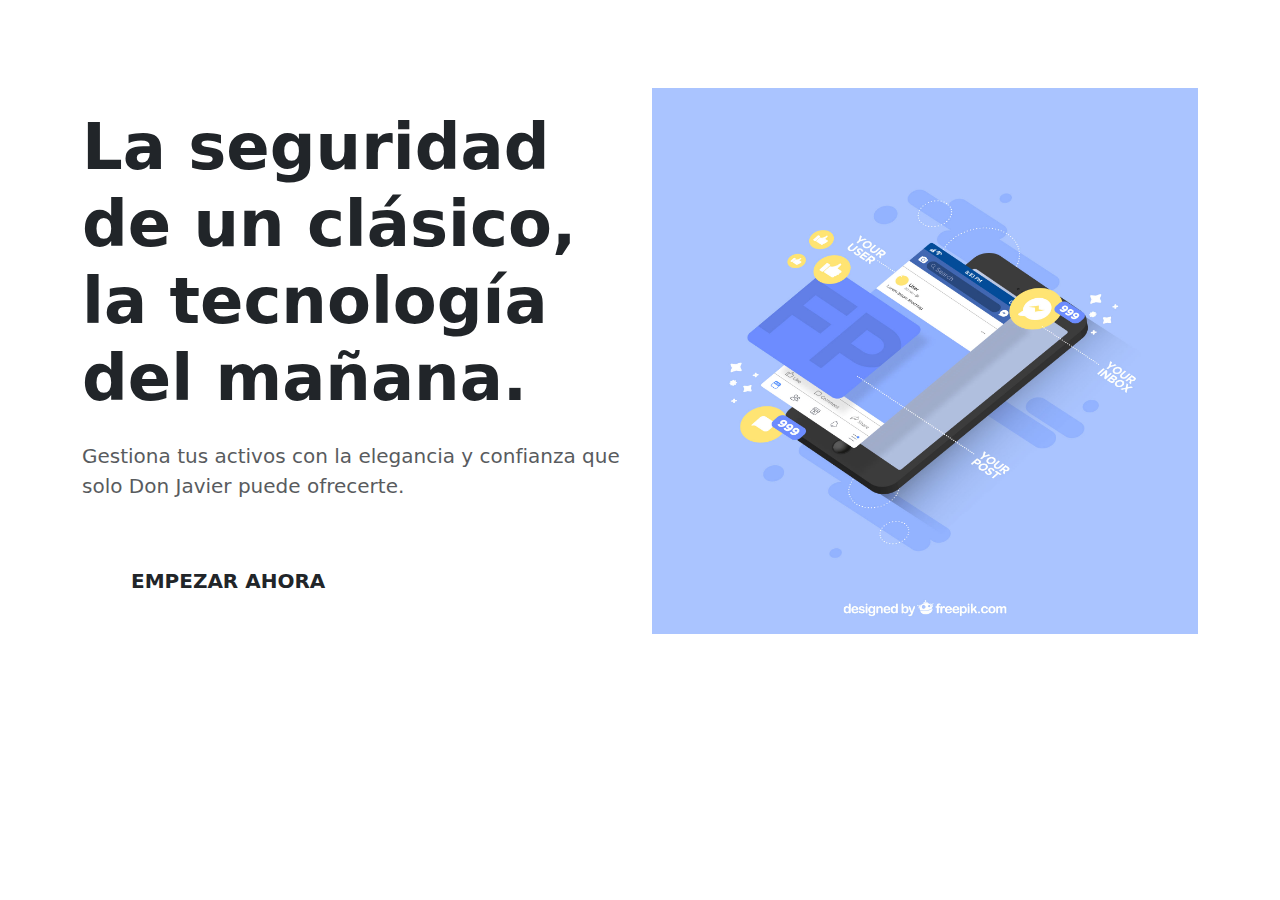
<file: index.html>
<!DOCTYPE html>
<html lang="es">
<head>
    <meta charset="UTF-8">
    <meta name="viewport" content="width=device-width, initial-scale=1.0">
    <title>Don Javier | Tu Wallet Digital</title>
    <link href="https://cdn.jsdelivr.net/npm/bootstrap@5.3.0/dist/css/bootstrap.min.css" rel="stylesheet">
    <link href="https://fonts.googleapis.com/css2?family=Montserrat:wght@400;700&family=Playfair+Display:wght@700&display=swap" rel="stylesheet">
    <link rel="stylesheet" href="css/styles.css">
</head>
<body>

    <nav class="navbar navbar-dark py-4">
        <div class="container">
            <a class="navbar-brand mx-auto mx-lg-0" href="#">
                <span class="logo-text">DON JAVIER</span>
            </a>
        </div>
    </nav>

    <header class="hero-section d-flex align-items-center">
        <div class="container">
            <div class="row align-items-center">
                <div class="col-lg-6 text-center text-lg-start">
                    <h1 class="display-3 fw-bold mb-4">La seguridad de un <span class="text-gold">clásico</span>, la tecnología del <span class="text-gold">mañana</span>.</h1>
                    <p class="lead mb-5 opacity-75">Gestiona tus activos con la elegancia y confianza que solo Don Javier puede ofrecerte.</p>
                    
                    <a href="login.html" class="btn btn-gold btn-lg rounded-pill px-5 py-3 fw-bold">
                        EMPEZAR AHORA
                    </a>
                </div>
                
                <div class="col-lg-6 d-none d-lg-flex justify-content-end text-center">
                    <div class="wallet-img">
                        <img class="imges img-fluid" src="images/wallet.jpg" alt="wallet">
                    </div>
                </div>
            </div>
        </div>
    </header>

</body>
</html>
</file>
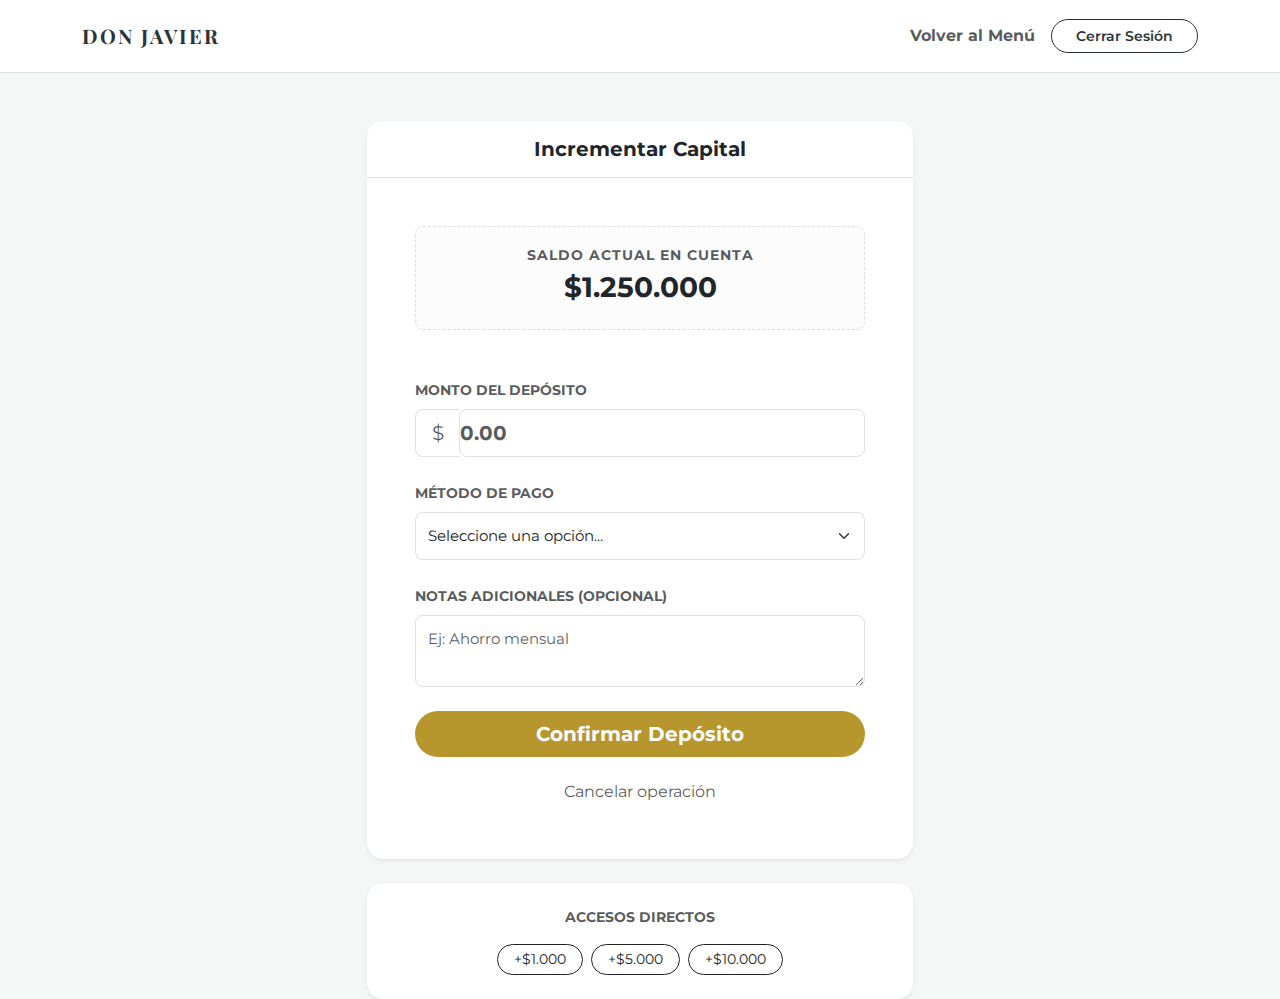
<file: deposit.html>
<!DOCTYPE html>
<html lang="es">
<head>
    <meta charset="UTF-8">
    <meta name="viewport" content="width=device-width, initial-scale=1.0">
    <title>Depositar Fondos | Don Javier</title>
    <link href="https://cdn.jsdelivr.net/npm/bootstrap@5.3.0/dist/css/bootstrap.min.css" rel="stylesheet">
    <link href="https://fonts.googleapis.com/css2?family=Montserrat:wght@400;600&family=Playfair+Display:wght@700&display=swap" rel="stylesheet">
    <link rel="stylesheet" href="css/styles.css">
</head>
<body class="bg-light-custom">

    <nav class="navbar navbar-expand-lg navbar-light bg-white border-bottom py-3">
        <div class="container">
            <a class="navbar-brand logo-text-dark" href="menu.html">DON JAVIER</a>
            <div class="ms-auto d-flex align-items-center">
                <a href="menu.html" class="nav-link me-3 text-muted small fw-bold">Volver al Menú</a>
                <a href="login.html" class="btn btn-cerrar-sesion rounded-pill px-4">Cerrar Sesión</a>
            </div>
        </div>
    </nav>

    <div class="container mt-5">
        <div class="row justify-content-center">
            <div class="col-lg-6 col-md-8">
                
                <div class="card border-0 shadow-sm rounded-4 overflow-hidden mb-4">
                    <div class="card-header bg-white border-bottom py-3 text-center">
                        <h5 class="mb-0 fw-bold">Incrementar Capital</h5>
                    </div>
                    <div class="card-body p-4 p-md-5">
                        
                        <div class="text-center mb-5 p-3 rounded-3" style="background-color: #fcfcfc; border: 1px dashed #ddd;">
                            <small class="text-muted text-uppercase tracking-wider fw-bold">Saldo actual en cuenta</small>
                            <h3 class="fw-bold text-dark mt-1" id="currentBalance">$1.250.000,00</h3>
                        </div>

                        <form id="depositForm">
                            <div class="mb-4">
                                <label class="form-label small fw-bold text-muted">MONTO DEL DEPÓSITO</label>
                                <div class="input-group input-group-lg">
                                    <span class="input-group-text bg-white border-end-0 text-muted">$</span>
                                    <input type="number" class="form-control custom-input border-start-0 ps-0 fw-bold" 
                                           id="depositAmount" placeholder="0.00" min="1" step="0.01" required>
                                </div>
                            </div>

                            <div class="mb-4">
                                <label class="form-label small fw-bold text-muted">MÉTODO DE PAGO</label>
                                <select class="form-select custom-input" id="depositMethod" required>
                                    <option value="" selected disabled>Seleccione una opción...</option>
                                    <option value="transferencia">Transferencia Bancaria</option>
                                    <option value="tarjeta">Tarjeta de Crédito / Débito</option>
                                    <option value="efectivo">Depósito en Efectivo</option>
                                </select>
                            </div>

                            <div class="mb-4">
                                <label class="form-label small fw-bold text-muted">NOTAS ADICIONALES (OPCIONAL)</label>
                                <textarea class="form-control custom-input" id="depositDescription" rows="2" 
                                          placeholder="Ej: Ahorro mensual"></textarea>
                            </div>

                            <div class="d-grid gap-3">
                                <button type="submit" class="btn btn-gold-donjavier btn-lg rounded-pill fw-bold">
                                    Confirmar Depósito
                                </button>
                                <a href="menu.html" class="btn btn-link text-muted text-decoration-none small">
                                    Cancelar operación
                                </a>
                            </div>
                        </form>
                    </div>
                </div>

                <div class="card border-0 shadow-sm rounded-4">
                    <div class="card-body p-4 text-center">
                        <p class="small text-muted fw-bold text-uppercase mb-3">Accesos directos</p>
                        <div class="d-flex flex-wrap justify-content-center gap-2">
                            <button class="btn btn-outline-dark btn-sm rounded-pill px-3 quick-amount" data-amount="1000">+$1.000</button>
                            <button class="btn btn-outline-dark btn-sm rounded-pill px-3 quick-amount" data-amount="5000">+$5.000</button>
                            <button class="btn btn-outline-dark btn-sm rounded-pill px-3 quick-amount" data-amount="10000">+$10.000</button>
                        </div>
                    </div>
                </div>

            </div>
        </div>
    </div>

    <script src="https://code.jquery.com/jquery-3.6.0.min.js"></script>
    <script src="https://cdn.jsdelivr.net/npm/bootstrap@5.3.0/dist/js/bootstrap.bundle.min.js"></script>
    <script src="js/deposit.js"></script>
</body>
</html>
</file>
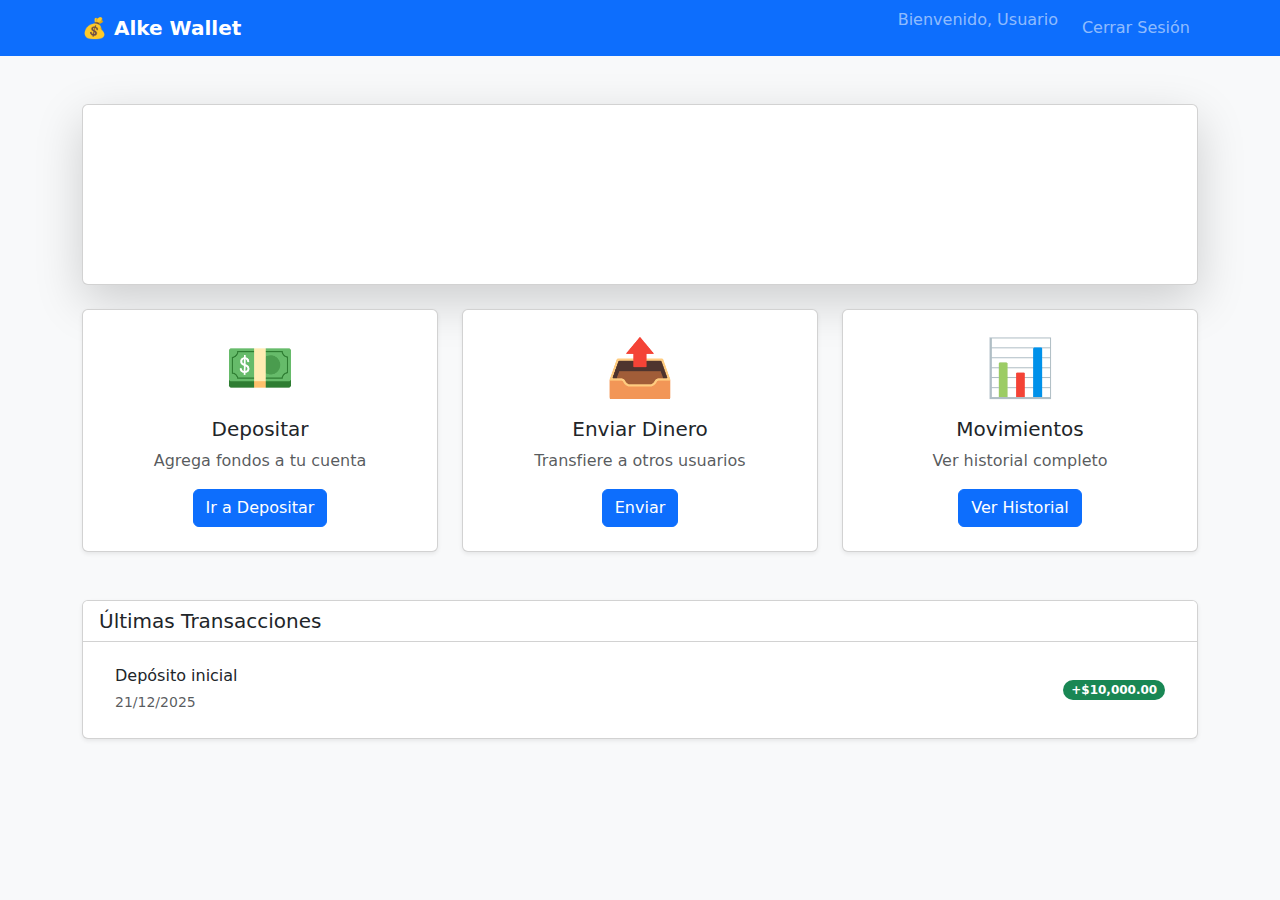
<file: menu copy.html>
<!DOCTYPE html>
<html lang="es">
<head>
    <meta charset="UTF-8">
    <meta name="viewport" content="width=device-width, initial-scale=1.0">
    <title>Menú Principal - Alke Wallet</title>
    <!-- Bootstrap CSS -->
    <link href="https://cdn.jsdelivr.net/npm/bootstrap@5.3.0/dist/css/bootstrap.min.css" rel="stylesheet">
    <link rel="stylesheet" href="css/styles.css">
</head>
<body class="bg-light">
    <!-- Navbar -->
    <nav class="navbar navbar-expand-lg navbar-dark bg-primary">
        <div class="container">
            <a class="navbar-brand fw-bold" href="menu.html">💰 Alke Wallet</a>
            <button class="navbar-toggler" type="button" data-bs-toggle="collapse" data-bs-target="#navbarNav">
                <span class="navbar-toggler-icon"></span>
            </button>
            <div class="collapse navbar-collapse" id="navbarNav">
                <ul class="navbar-nav ms-auto">
                    <li class="nav-item">
                        <span class="navbar-text me-3" id="userGreeting">Bienvenido, Usuario</span>
                    </li>
                    <li class="nav-item">
                        <a class="nav-link" href="login.html">Cerrar Sesión</a>
                    </li>
                </ul>
            </div>
        </div>
    </nav>

    <div class="container mt-5">
        <!-- Tarjeta de Saldo -->
        <div class="row mb-4">
            <div class="col-12">
                <div class="card bg-gradient-primary text-white shadow-lg">
                    <div class="card-body p-4">
                        <h5 class="card-title">Saldo Disponible</h5>
                        <h2 class="display-4 fw-bold" id="currentBalance">$10,000.00</h2>
                        <p class="mb-0">Última actualización: <span id="lastUpdate">Hoy</span></p>
                    </div>
                </div>
            </div>
        </div>

        <!-- Opciones de Menú -->
        <div class="row g-4">
            <div class="col-md-4">
                <div class="card h-100 shadow-sm hover-card">
                    <div class="card-body text-center p-4">
                        <div class="mb-3">
                            <span class="display-4">💵</span>
                        </div>
                        <h5 class="card-title">Depositar</h5>
                        <p class="card-text text-muted">Agrega fondos a tu cuenta</p>
                        <a href="deposit.html" class="btn btn-primary">Ir a Depositar</a>
                    </div>
                </div>
            </div>

            <div class="col-md-4">
                <div class="card h-100 shadow-sm hover-card">
                    <div class="card-body text-center p-4">
                        <div class="mb-3">
                            <span class="display-4">📤</span>
                        </div>
                        <h5 class="card-title">Enviar Dinero</h5>
                        <p class="card-text text-muted">Transfiere a otros usuarios</p>
                        <a href="sendmoney.html" class="btn btn-primary">Enviar</a>
                    </div>
                </div>
            </div>

            <div class="col-md-4">
                <div class="card h-100 shadow-sm hover-card">
                    <div class="card-body text-center p-4">
                        <div class="mb-3">
                            <span class="display-4">📊</span>
                        </div>
                        <h5 class="card-title">Movimientos</h5>
                        <p class="card-text text-muted">Ver historial completo</p>
                        <a href="transactions.html" class="btn btn-primary">Ver Historial</a>
                    </div>
                </div>
            </div>
        </div>

        <!-- Últimas Transacciones -->
        <div class="row mt-5">
            <div class="col-12">
                <div class="card shadow-sm">
                    <div class="card-header bg-white">
                        <h5 class="mb-0">Últimas Transacciones</h5>
                    </div>
                    <div class="card-body">
                        <div class="list-group list-group-flush" id="recentTransactions">
                            <div class="list-group-item d-flex justify-content-between align-items-center">
                                <div>
                                    <h6 class="mb-1">Depósito inicial</h6>
                                    <small class="text-muted">21/12/2025</small>
                                </div>
                                <span class="badge bg-success rounded-pill">+$10,000.00</span>
                            </div>
                        </div>
                    </div>
                </div>
            </div>
        </div>
    </div>

    <!-- jQuery -->
    <script src="https://code.jquery.com/jquery-3.6.0.min.js"></script>
    <!-- Bootstrap JS -->
    <script src="https://cdn.jsdelivr.net/npm/bootstrap@5.3.0/dist/js/bootstrap.bundle.min.js"></script>
</body>
</html>
</file>
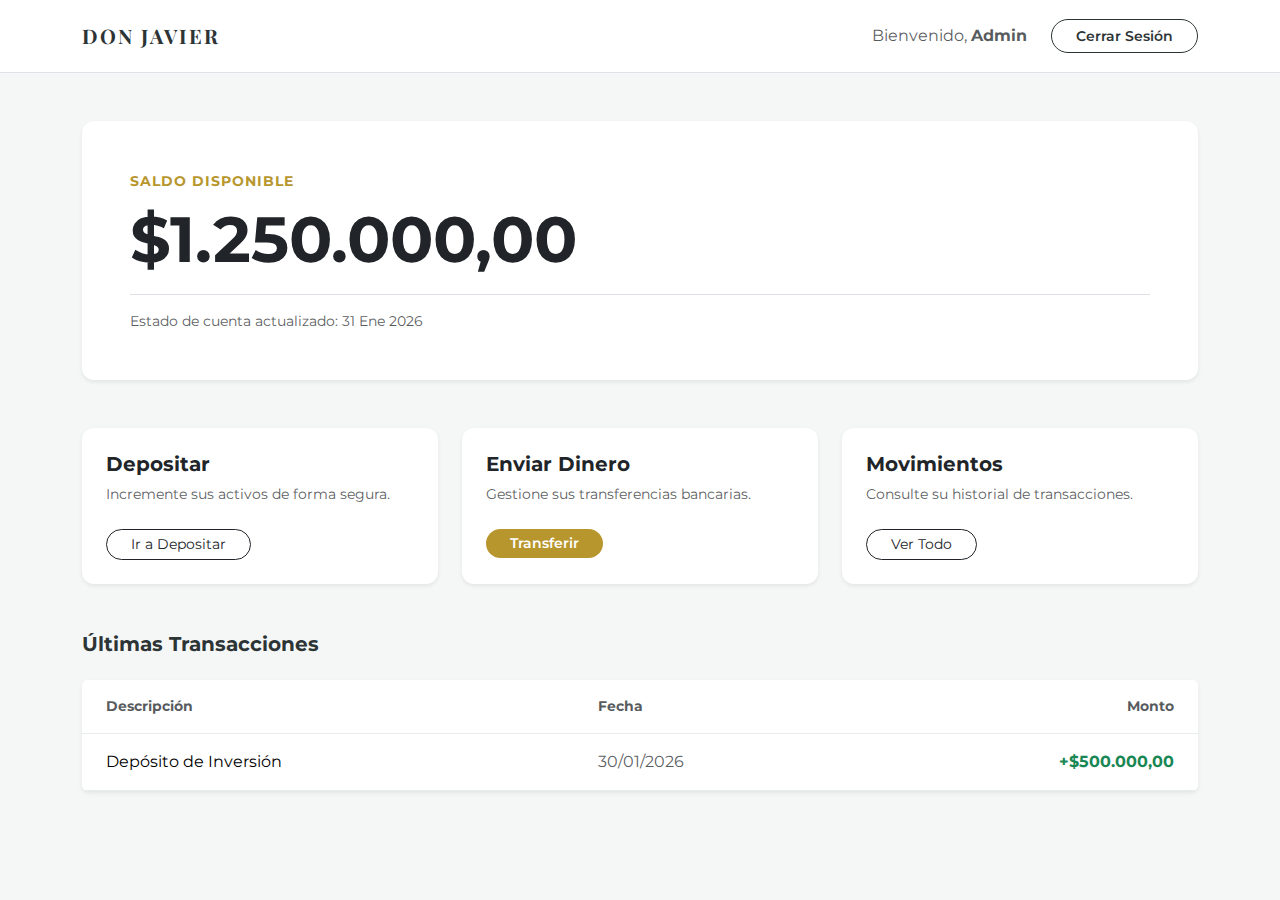
<file: menu.html>
<!DOCTYPE html>
<html lang="es">
<head>
    <meta charset="UTF-8">
    <meta name="viewport" content="width=device-width, initial-scale=1.0">
    <title>Panel Principal | Don Javier</title>
    <link href="https://cdn.jsdelivr.net/npm/bootstrap@5.3.0/dist/css/bootstrap.min.css" rel="stylesheet">
    <link href="https://fonts.googleapis.com/css2?family=Montserrat:wght@400;600&family=Playfair+Display:wght@700&display=swap" rel="stylesheet">
    <link rel="stylesheet" href="css/styles.css">
</head>
<body class="bg-light-custom">

    <nav class="navbar navbar-expand-lg navbar-light bg-white border-bottom py-3">
        <div class="container">
            <a class="navbar-brand logo-text-dark" href="#">DON JAVIER</a>
            <div class="ms-auto d-flex align-items-center">
                <span class="navbar-text me-4 d-none d-md-block text-muted">Bienvenido, <strong>Admin</strong></span>
                <a href="login.html" class="btn btn-cerrar-sesion rounded-pill px-4">Cerrar Sesión</a>
            </div>
        </div>
    </nav>

    <div class="container mt-5">
        <div class="row mb-5">
            <div class="col-12">
                <div class="card card-balance border-0 shadow-sm">
                    <div class="card-body p-5">
                        <span class="text-gold-accent text-uppercase small fw-bold tracking-wider">Saldo Disponible</span>
                        <h2 class="display-3 fw-bold text-dark mt-2" id="currentBalance">$1.250.000,00</h2>
                        <p class="text-muted small mb-0 mt-3 border-top pt-3">Estado de cuenta actualizado: 31 Ene 2026</p>
                    </div>
                </div>
            </div>
        </div>

        <div class="row g-4">
            <div class="col-md-4">
                <div class="card h-100 border-0 shadow-sm card-action">
                    <div class="card-body p-4">
                        <h5 class="fw-bold">Depositar</h5>
                        <p class="text-muted small">Incremente sus activos de forma segura.</p>
                        <a href="deposit.html" class="btn btn-outline-dark btn-sm rounded-pill px-4 mt-2">Ir a Depositar</a>
                    </div>
                </div>
            </div>

            <div class="col-md-4">
                <div class="card h-100 border-0 shadow-sm card-action">
                    <div class="card-body p-4">
                        <h5 class="fw-bold">Enviar Dinero</h5>
                        <p class="text-muted small">Gestione sus transferencias bancarias.</p>
                        <a href="sendmoney.html" class="btn btn-gold-donjavier btn-sm rounded-pill px-4 mt-2">Transferir</a>
                    </div>
                </div>
            </div>

            <div class="col-md-4">
                <div class="card h-100 border-0 shadow-sm card-action">
                    <div class="card-body p-4">
                        <h5 class="fw-bold">Movimientos</h5>
                        <p class="text-muted small">Consulte su historial de transacciones.</p>
                        <a href="transactions.html" class="btn btn-outline-dark btn-sm rounded-pill px-4 mt-2">Ver Todo</a>
                    </div>
                </div>
            </div>
        </div>

        <div class="row mt-5">
            <div class="col-12">
                <h5 class="fw-bold mb-4">Últimas Transacciones</h5>
                <div class="card border-0 shadow-sm overflow-hidden">
                    <div class="table-responsive">
                        <table class="table table-hover mb-0">
                            <thead class="bg-gray-light">
                                <tr>
                                    <th class="ps-4 py-3 text-muted small">Descripción</th>
                                    <th class="py-3 text-muted small">Fecha</th>
                                    <th class="pe-4 py-3 text-muted small text-end">Monto</th>
                                </tr>
                            </thead>
                            <tbody>
                                <tr class="align-middle">
                                    <td class="ps-4">Depósito de Inversión</td>
                                    <td class="text-muted">30/01/2026</td>
                                    <td class="pe-4 text-end fw-bold text-success">+$500.000,00</td>
                                </tr>
                            </tbody>
                        </table>
                    </div>
                </div>
            </div>
        </div>
    </div>

</body>
</html>
</file>
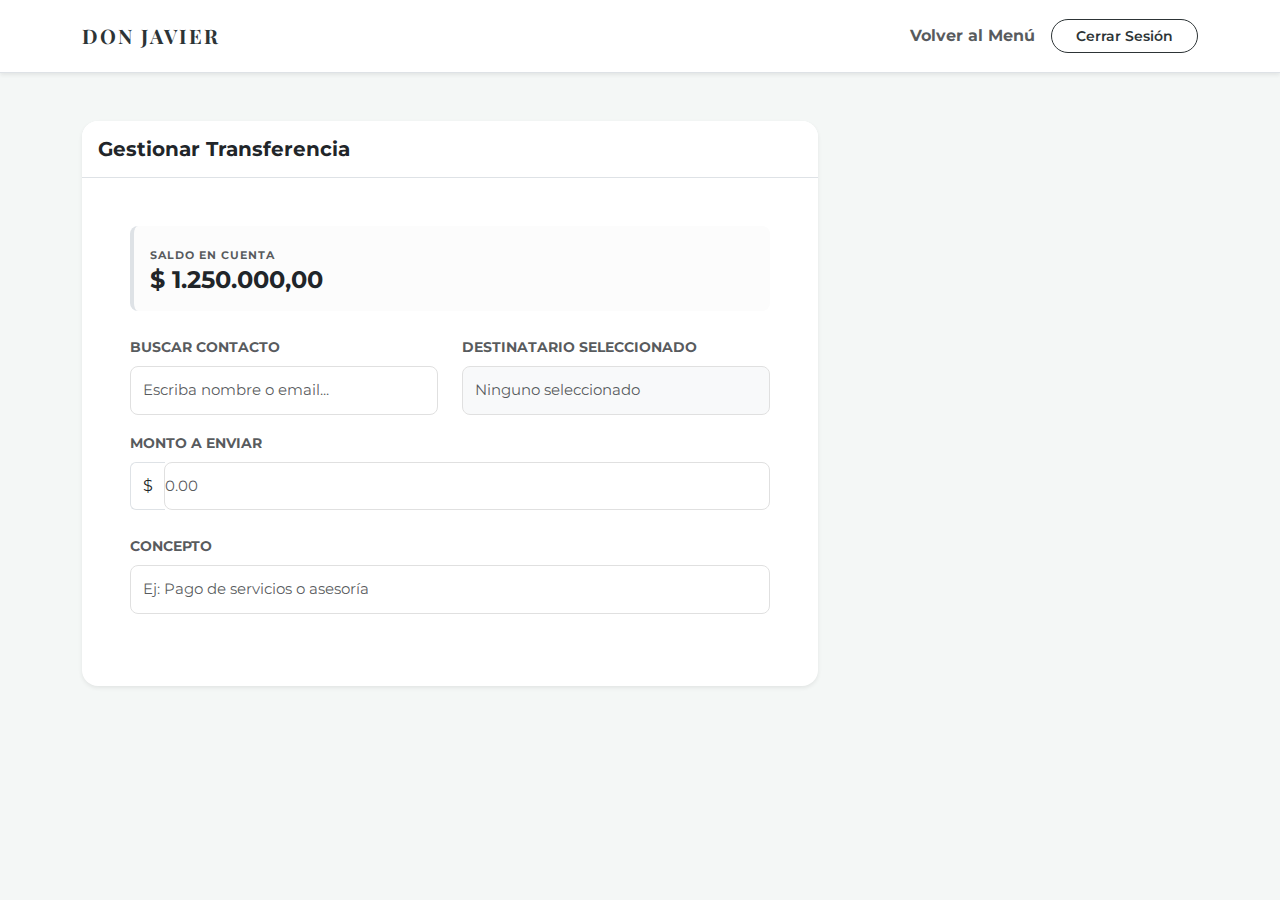
<file: sendmoney.html>
<!DOCTYPE html>
<html lang="es">
<head>
    <meta charset="UTF-8">
    <meta name="viewport" content="width=device-width, initial-scale=1.0">
    <title>Enviar Dinero | Don Javier</title>
    <link href="https://cdn.jsdelivr.net/npm/bootstrap@5.3.0/dist/css/bootstrap.min.css" rel="stylesheet">
    <link href="https://fonts.googleapis.com/css2?family=Montserrat:wght@400;600&family=Playfair+Display:wght@700&display=swap" rel="stylesheet">
    <link rel="stylesheet" href="css/styles.css">
</head>
<body class="bg-light-custom">

    <nav class="navbar navbar-expand-lg navbar-light bg-white border-bottom py-3 shadow-sm">
        <div class="container">
            <a class="navbar-brand logo-text-dark" href="menu.html">DON JAVIER</a>
            <div class="ms-auto d-flex align-items-center">
                <a href="menu.html" class="nav-link me-3 text-muted small fw-bold">Volver al Menú</a>
                <a href="login.html" class="btn btn-cerrar-sesion rounded-pill px-4">Cerrar Sesión</a>
            </div>
        </div>
    </nav>

    <div class="container mt-5">
        <div class="row">
            <div class="col-lg-8 mb-4">
                <div class="card border-0 shadow-sm rounded-4 overflow-hidden">
                    <div class="card-header bg-white border-bottom py-3">
                        <h5 class="mb-0 fw-bold">Gestionar Transferencia</h5>
                    </div>
                    <div class="card-body p-4 p-lg-5">
                        
                        <div class="p-3 mb-4 rounded-3 bg-gray-light border-start border-gold border-4">
                            <small class="text-muted text-uppercase fw-bold tracking-wider" style="font-size: 0.7rem;">Saldo en cuenta</small>
                            <h4 class="mb-0 fw-bold" id="currentBalance">$ 1.250.000,00</h4>
                        </div>

                        <form id="sendMoneyForm">
                            <div class="row">
                                <div class="col-md-6 mb-3">
                                    <label for="searchContact" class="form-label small fw-bold text-muted">BUSCAR CONTACTO</label>
                                    <input type="text" class="form-control custom-input" id="searchContact" 
                                           placeholder="Escriba nombre o email..." autocomplete="off">
                                    <div id="contactSuggestions" class="list-group mt-2 shadow-sm position-absolute w-100 z-3"></div>
                                </div>

                                <div class="col-md-6 mb-3">
                                    <label for="selectedContact" class="form-label small fw-bold text-muted">DESTINATARIO SELECCIONADO</label>
                                    <input type="text" class="form-control custom-input bg-light" id="selectedContact" 
                                           readonly placeholder="Ninguno seleccionado">
                                    <input type="hidden" id="selectedContactId">
                                </div>
                            </div>

                            <div class="mb-4">
                                <label for="sendAmount" class="form-label small fw-bold text-muted">MONTO A ENVIAR</label>
                                <div class="input-group">
                                    <span class="input-group-text bg-white border-end-0">$</span>
                                    <input type="number" class="form-control custom-input border-start-0 ps-0" id="sendAmount" 
                                           placeholder="0.00" min="1" step="0.01" required>
                                </div>
                            </div>

                            <div class="mb-4">
                                <label for="sendDescription" class="form-label small fw-bold text-muted">CONCEPTO</label>
                                <input type="text" class="form-control custom-input" id="sendDescription" 
                                       placeholder="Ej: Pago de servicios o asesoría" required>
                            </div>

                            <div class="alert alert-success d-none mb-4 rounded-3" id="successMessage" role="alert">
                                <div class="d-flex align-items-center">
                                    <span class="me-2">✓</span>
                                    <div>
                                        <strong>¡Transferencia exitosa!</strong>
                                        <p class="mb-0 small">Se enviaron <span id="sentAmount" class="fw-bold"></span> a <span id="sentTo" class="fw-bold"></span></p>
                                    </div>
                                </div>
                            </div>

                            <div class="alert alert-danger d-none mb-4 rounded-3" id="errorMessage" role="alert">
                                <span id="errorText"></span>
                            </div>
</file>
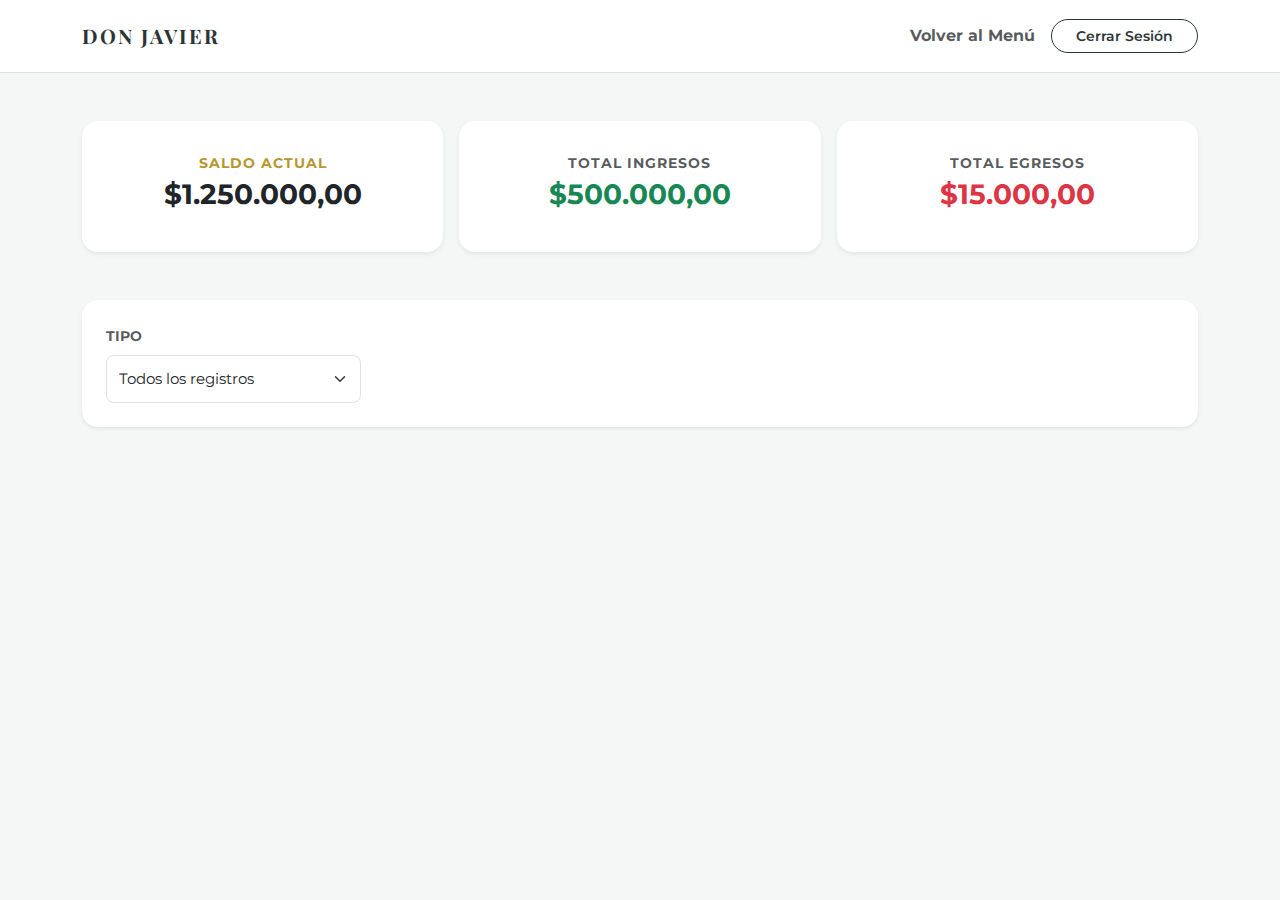
<file: transactions.html>
<!DOCTYPE html>
<html lang="es">
<head>
    <meta charset="UTF-8">
    <meta name="viewport" content="width=device-width, initial-scale=1.0">
    <title>Historial de Movimientos | Don Javier</title>
    <link href="https://cdn.jsdelivr.net/npm/bootstrap@5.3.0/dist/css/bootstrap.min.css" rel="stylesheet">
    <link href="https://fonts.googleapis.com/css2?family=Montserrat:wght@400;600&family=Playfair+Display:wght@700&display=swap" rel="stylesheet">
    <link rel="stylesheet" href="css/styles.css">
</head>
<body class="bg-light-custom">

    <nav class="navbar navbar-expand-lg navbar-light bg-white border-bottom py-3">
        <div class="container">
            <a class="navbar-brand logo-text-dark" href="menu.html">DON JAVIER</a>
            <div class="ms-auto d-flex align-items-center">
                <a href="menu.html" class="nav-link me-3 text-muted small fw-bold">Volver al Menú</a>
                <a href="login.html" class="btn btn-cerrar-sesion rounded-pill px-4">Cerrar Sesión</a>
            </div>
        </div>
    </nav>

    <div class="container mt-5">
        <div class="row mb-5 g-3">
            <div class="col-md-4">
                <div class="card border-0 shadow-sm rounded-4 text-center p-3">
                    <div class="card-body">
                        <p class="text-gold-accent small fw-bold mb-1 tracking-wider text-uppercase">Saldo Actual</p>
                        <h3 class="fw-bold text-dark" id="currentBalance">$1.250.000,00</h3>
                    </div>
                </div>
            </div>
            <div class="col-md-4">
                <div class="card border-0 shadow-sm rounded-4 text-center p-3">
                    <div class="card-body">
                        <p class="text-muted small fw-bold mb-1 tracking-wider text-uppercase">Total Ingresos</p>
                        <h3 class="fw-bold text-success" id="totalIncome">$500.000,00</h3>
                    </div>
                </div>
            </div>
            <div class="col-md-4">
                <div class="card border-0 shadow-sm rounded-4 text-center p-3">
                    <div class="card-body">
                        <p class="text-muted small fw-bold mb-1 tracking-wider text-uppercase">Total Egresos</p>
                        <h3 class="fw-bold text-danger" id="totalExpenses">$15.000,00</h3>
                    </div>
                </div>
            </div>
        </div>

        <div class="card border-0 shadow-sm rounded-4 mb-4">
            <div class="card-body p-4">
                <div class="row g-3 align-items-end">
                    <div class="col-md-3">
                        <label class="form-label small fw-bold text-muted">TIPO</label>
                        <select class="form-select custom-input" id="filterType">
                            <option value="all">Todos los registros</option>
                            <option
</file>
<file: css/styles.css>
:root {
    --gold: #b8962e;
    --dark: #2d3436;
    --light-bg: #f4f7f6;
    --border: #e9ecef;
}

body.bg-light-custom {
    background-color: var(--light-bg);
    font-family: 'Montserrat', sans-serif;
    color: var(--dark);
}


.logo-text-dark {
    font-family: 'Playfair Display', serif;
    color: var(--dark);
    font-weight: 700;
    letter-spacing: 2px;
}

/* Botón Cerrar Sesión (Fondo blanco, borde oscuro) */
.btn-cerrar-sesion {
    background-color: #ffffff;
    border: 1px solid var(--dark);
    color: var(--dark);
    font-weight: 600;
    font-size: 0.85rem;
    transition: all 0.3s;
}

.btn-cerrar-sesion:hover {
    background-color: var(--dark);
    color: #ffffff;
}


.card-balance {
    background-color: #ffffff;
    border-radius: 12px;
}

.text-gold-accent {
    color: var(--gold);
    letter-spacing: 1.5px;
}


.btn-gold-donjavier {
    background-color: var(--gold);
    color: white;
    border: none;
    font-weight: 600;
}

.btn-gold-donjavier:hover {
    filter: brightness(90%);
    color: white;
}

.card-action {
    transition: transform 0.3s;
    border-radius: 12px;
}

.card-action:hover {
    transform: translateY(-5px);
}


.bg-gray-light {
    background-color: #fcfcfc;
}

.table > :not(caption) > * > * {
    padding: 1rem 0.5rem;
    border-bottom: 1px solid var(--border);
}

.tracking-wider { letter-spacing: 1px; }




.custom-input {
    border: 1px solid #e0e0e0 !important;
    padding: 12px;
    font-size: 0.95rem;
    border-radius: 8px !important;
}

.custom-input:focus {
    border-color: var(--gold) !important;
    box-shadow: none !important;
}

.avatar-circle-clean {
    width: 40px;
    height: 40px;
    background-color: #f0f0f0;
    color: #555;
    border-radius: 50%;
    display: flex;
    align-items: center;
    justify-content: center;
    font-size: 0.8rem;
    font-weight: 700;
}


.contact-item:hover {
    background-color: #f8f9fa !important;
}

.contact-item:hover .avatar-circle-clean {
    background-color: var(--gold);
    color: white;
}


.tracking-wider {
    letter-spacing: 1px;
}
</file>
